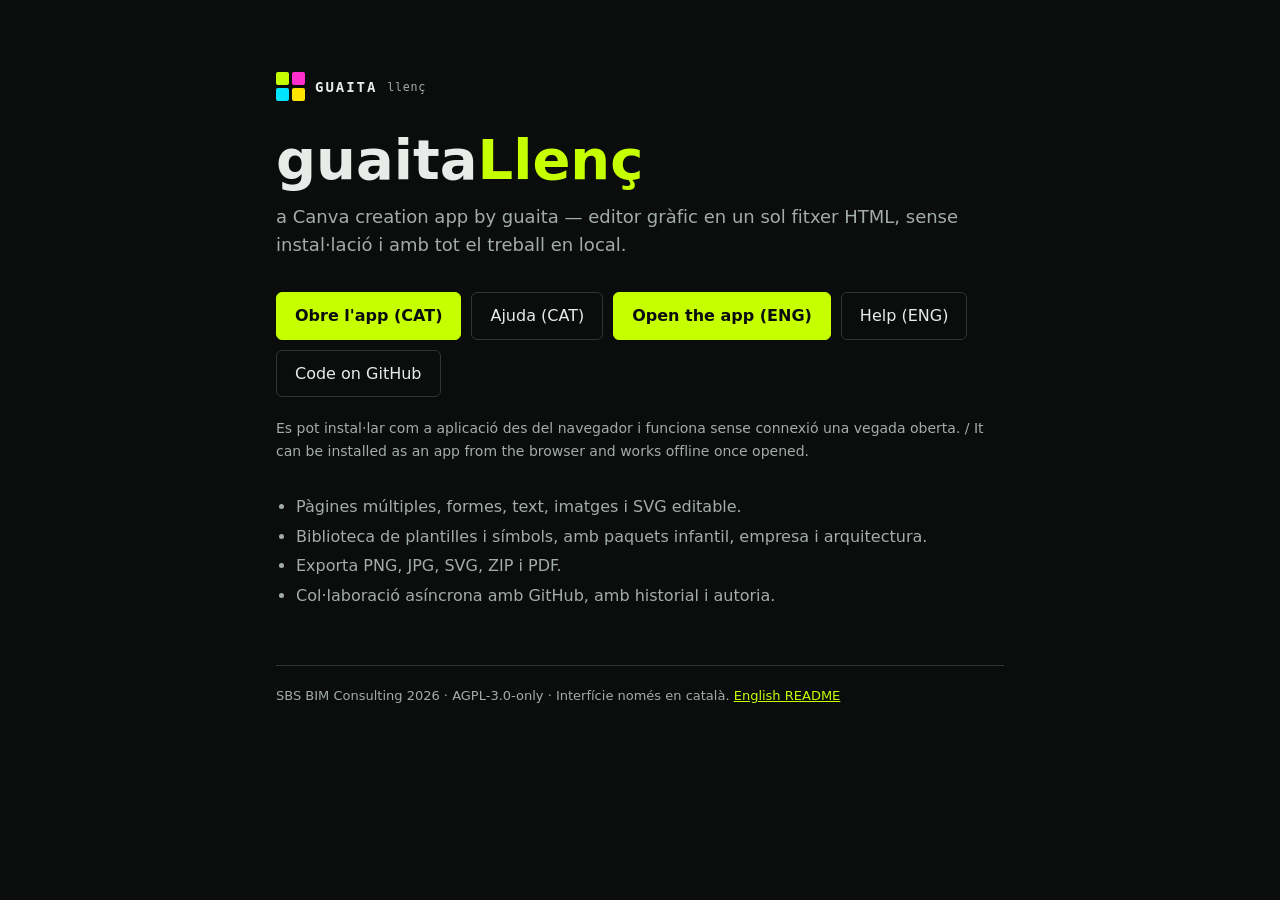
<file: index.html>
<!--
  Guaita Apps - Suite d'eines autònomes per a arquitectura, BIM i documentació.
  Copyright (c) 2026 Jordi Subirós
  GNU Affero General Public License v3.0
  See LICENSE file for details
-->
<!DOCTYPE html>
<html lang="ca"><head><meta charset="utf-8"><meta name="viewport" content="width=device-width,initial-scale=1">
<title>guaitaLlenç</title><link rel="icon" href="icons/icon.svg" type="image/svg+xml">
<style>
:root{--bg:#0b0d0c;--bg2:#171b19;--line:#2f3633;--tx:#e7ece9;--tx2:#a3ada8;--a:#C6FF00;--a2:#FF2ECC;--a3:#00E5FF;--a4:#FFE500}
@media (prefers-color-scheme:light){:root{--bg:#0b0d0c}}
*{box-sizing:border-box}body{margin:0;background:var(--bg);color:var(--tx);font:16px/1.6 'IBM Plex Sans',system-ui,sans-serif}
main{max-width:760px;margin:0 auto;padding:72px 16px}
.brand{display:flex;align-items:center;gap:10px;font:600 14px 'IBM Plex Mono',ui-monospace,monospace;letter-spacing:.14em}
.cells{display:grid;grid-template-columns:repeat(2,13px);gap:3px}.cells span{width:13px;height:13px;border-radius:2px}
.cells span:nth-child(1){background:var(--a)}.cells span:nth-child(2){background:var(--a2)}.cells span:nth-child(3){background:var(--a3)}.cells span:nth-child(4){background:var(--a4)}
small{color:var(--tx2);font-weight:400;letter-spacing:.06em;text-transform:lowercase}
h1{font-size:clamp(34px,7vw,56px);line-height:1.1;margin:28px 0 12px}h1 b{color:var(--a)}
p.lead{color:var(--tx2);font-size:18px;margin:0 0 32px}
.btns{display:flex;flex-wrap:wrap;gap:10px;margin-bottom:40px}
a.btn{padding:10px 18px;border:1px solid var(--line);border-radius:6px;color:var(--tx);text-decoration:none}
a.btn.p{background:var(--a);color:#0b0d0c;border-color:var(--a);font-weight:600}a.btn:hover{border-color:var(--a)}
ul{padding-left:20px;color:var(--tx2)}li{margin:4px 0}
footer{margin-top:56px;padding-top:20px;border-top:1px solid var(--line);color:var(--tx2);font-size:13px}
</style></head><body><main>
<div class="brand"><span class="cells"><span></span><span></span><span></span><span></span></span>GUAITA <small>llenç</small></div>
<h1>guaita<b>Llenç</b></h1>
<p class="lead">a Canva creation app by guaita — editor gràfic en un sol fitxer HTML, sense instal·lació i amb tot el treball en local.</p>
<div class="btns">
<a class="btn p" href="pagesCAT/guaitaLlenc.html">Obre l'app (CAT)</a>
<a class="btn" href="pagesCAT/HLP%20guaitaLlenc-ajuda.html">Ajuda (CAT)</a>
<a class="btn p" href="pagesENG/guaitaLlenc.html">Open the app (ENG)</a>
<a class="btn" href="pagesENG/HLP%20guaitaLlenc-ajuda.html">Help (ENG)</a>
<a class="btn" href="https://github.com/subi2/guaitaLlenc">Code on GitHub</a>
</div>
<p class="lead" style="font-size:14px;margin-top:-20px">Es pot instal·lar com a aplicació des del navegador i funciona sense connexió una vegada oberta. / It can be installed as an app from the browser and works offline once opened.</p>
<ul><li>Pàgines múltiples, formes, text, imatges i SVG editable.</li><li>Biblioteca de plantilles i símbols, amb paquets infantil, empresa i arquitectura.</li><li>Exporta PNG, JPG, SVG, ZIP i PDF.</li><li>Col·laboració asíncrona amb GitHub, amb historial i autoria.</li></ul>
<footer>SBS BIM Consulting 2026 · AGPL-3.0-only · Interfície només en català. <a style="color:var(--a)" href="https://github.com/subi2/guaitaLlenc#english">English README</a></footer>
</main></body></html>
</file>
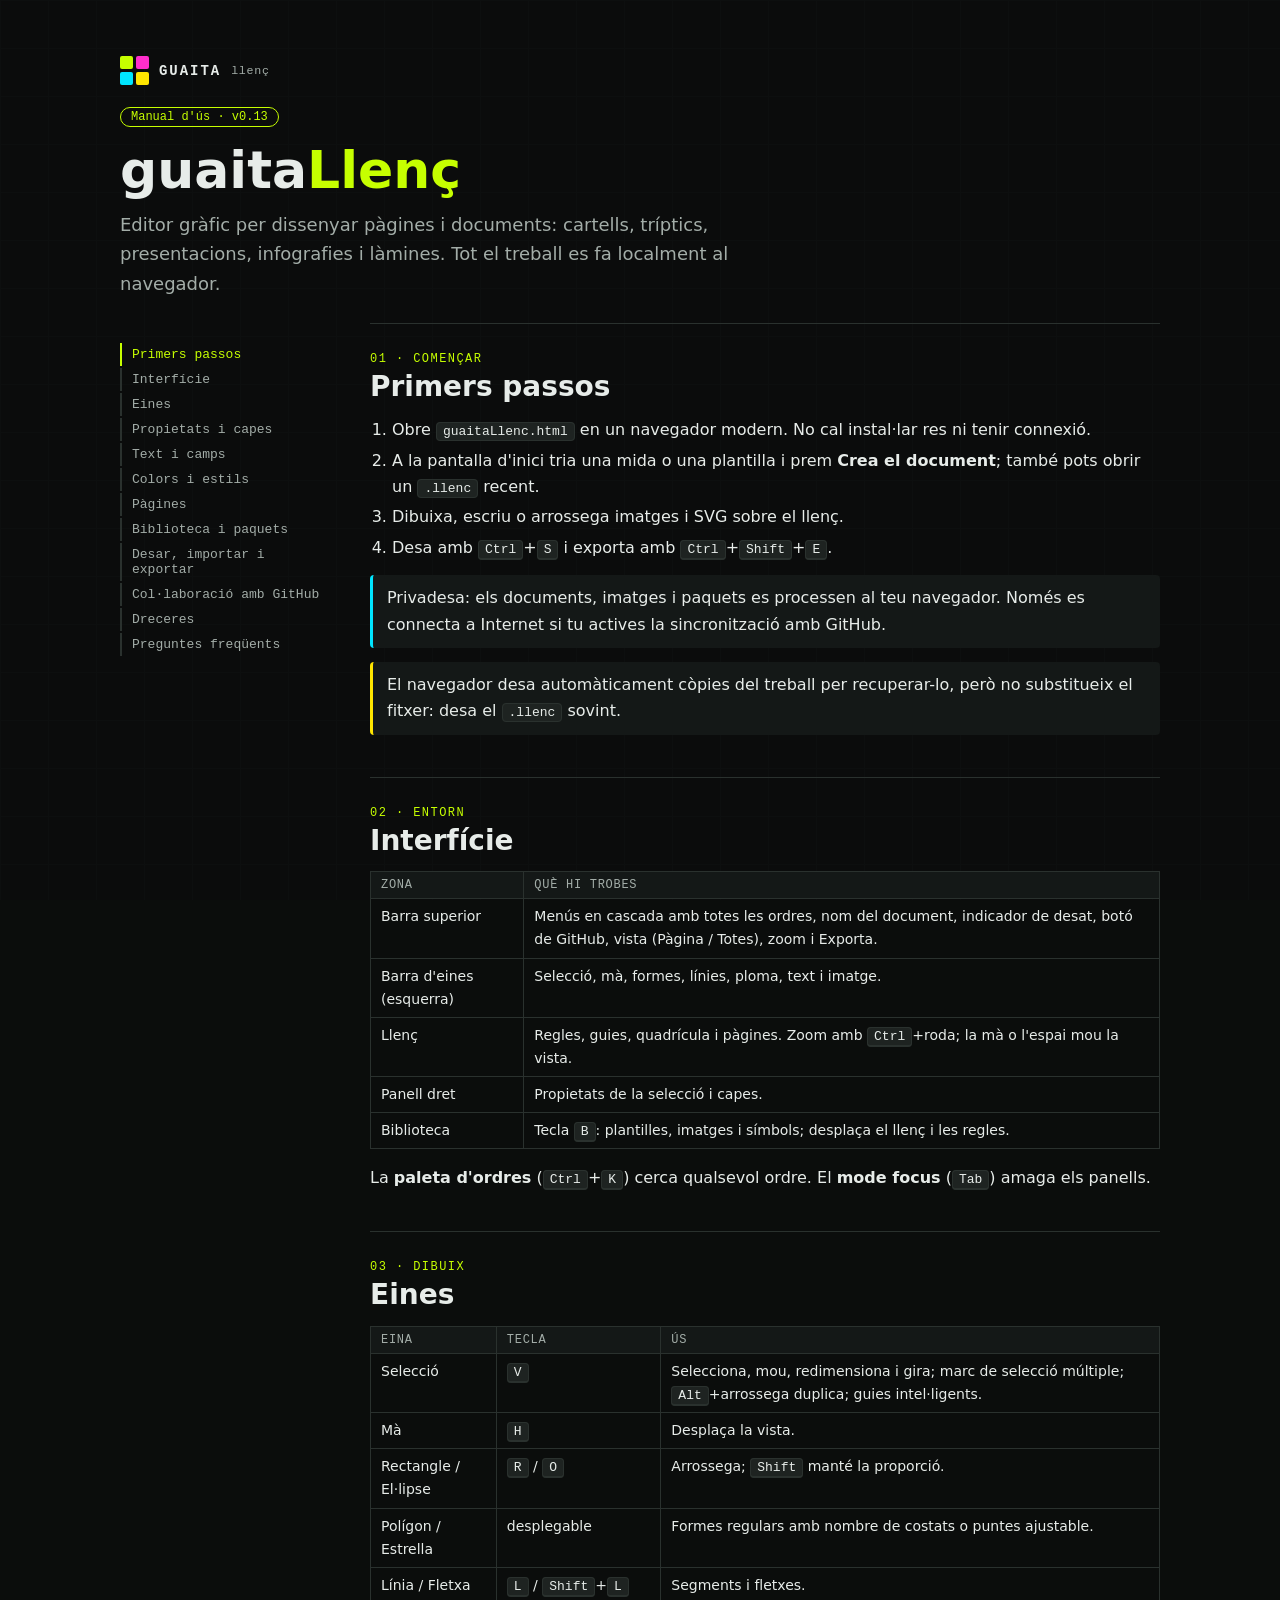
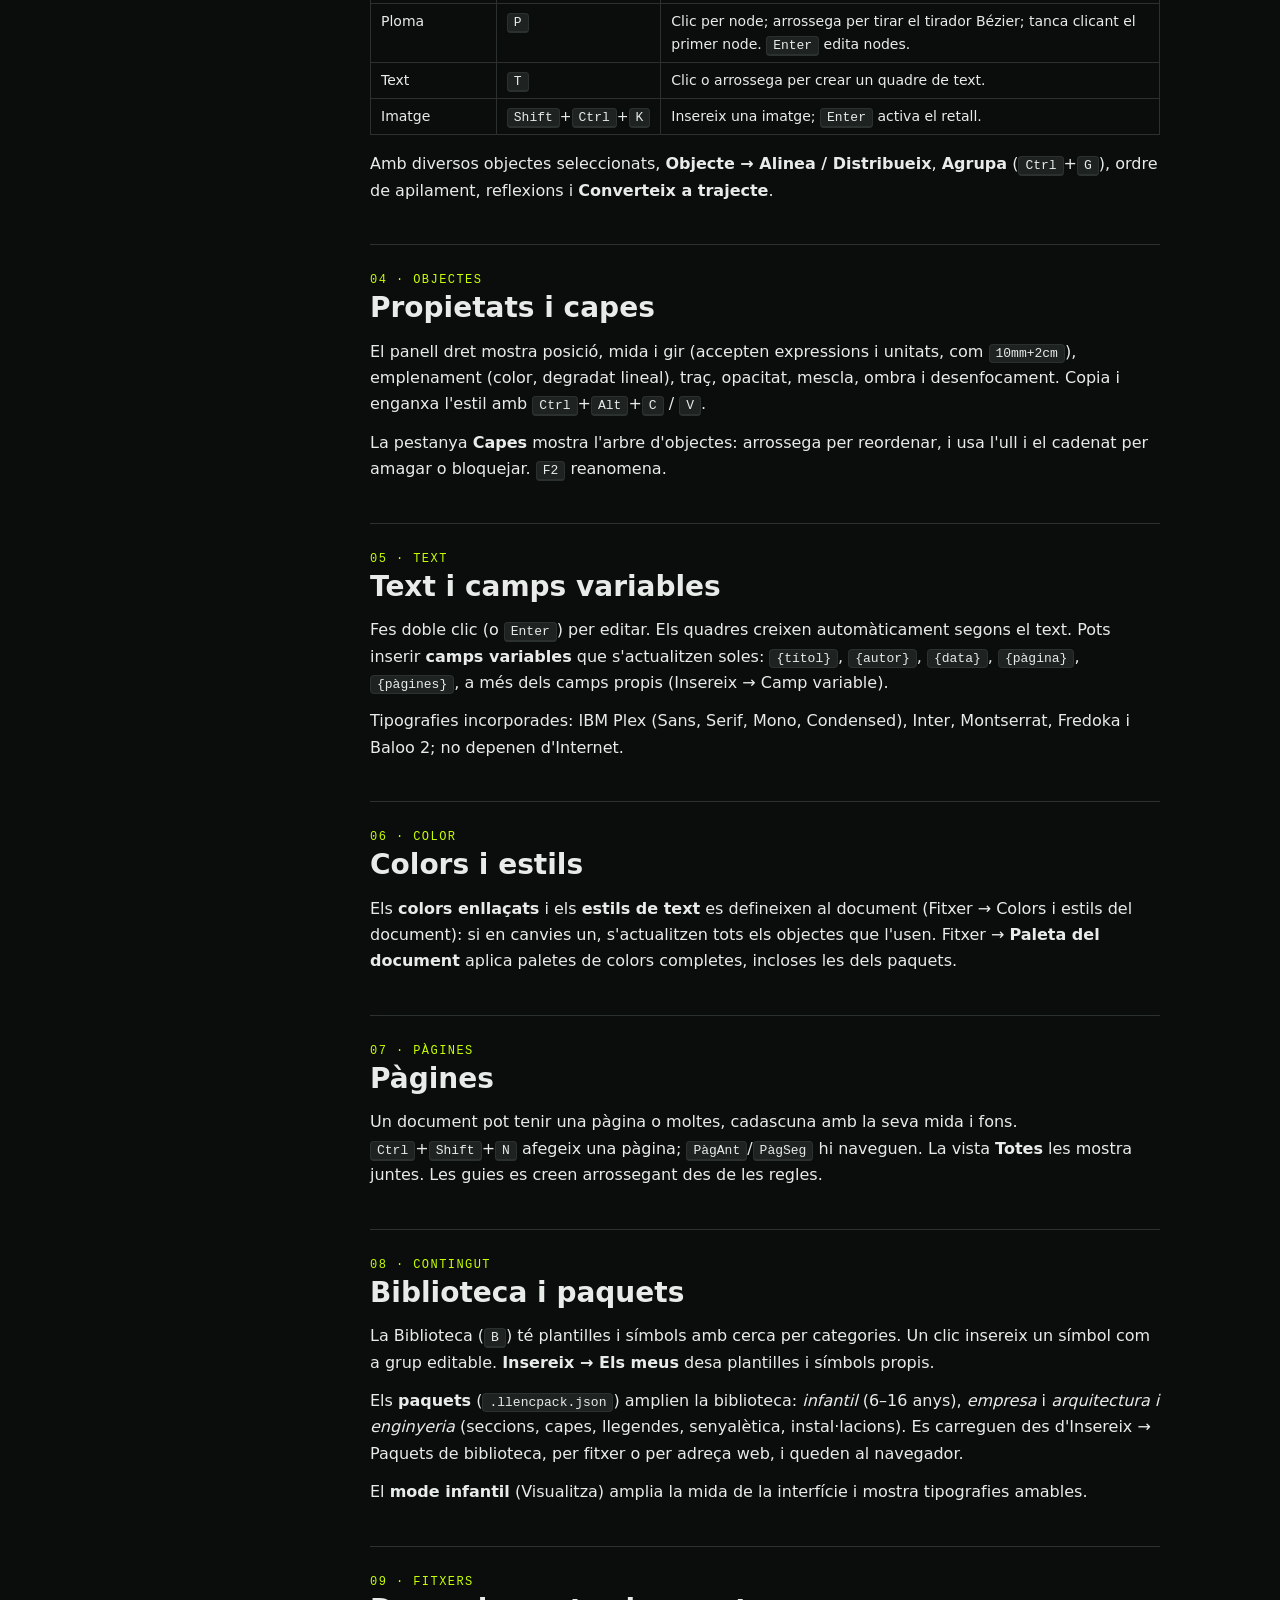
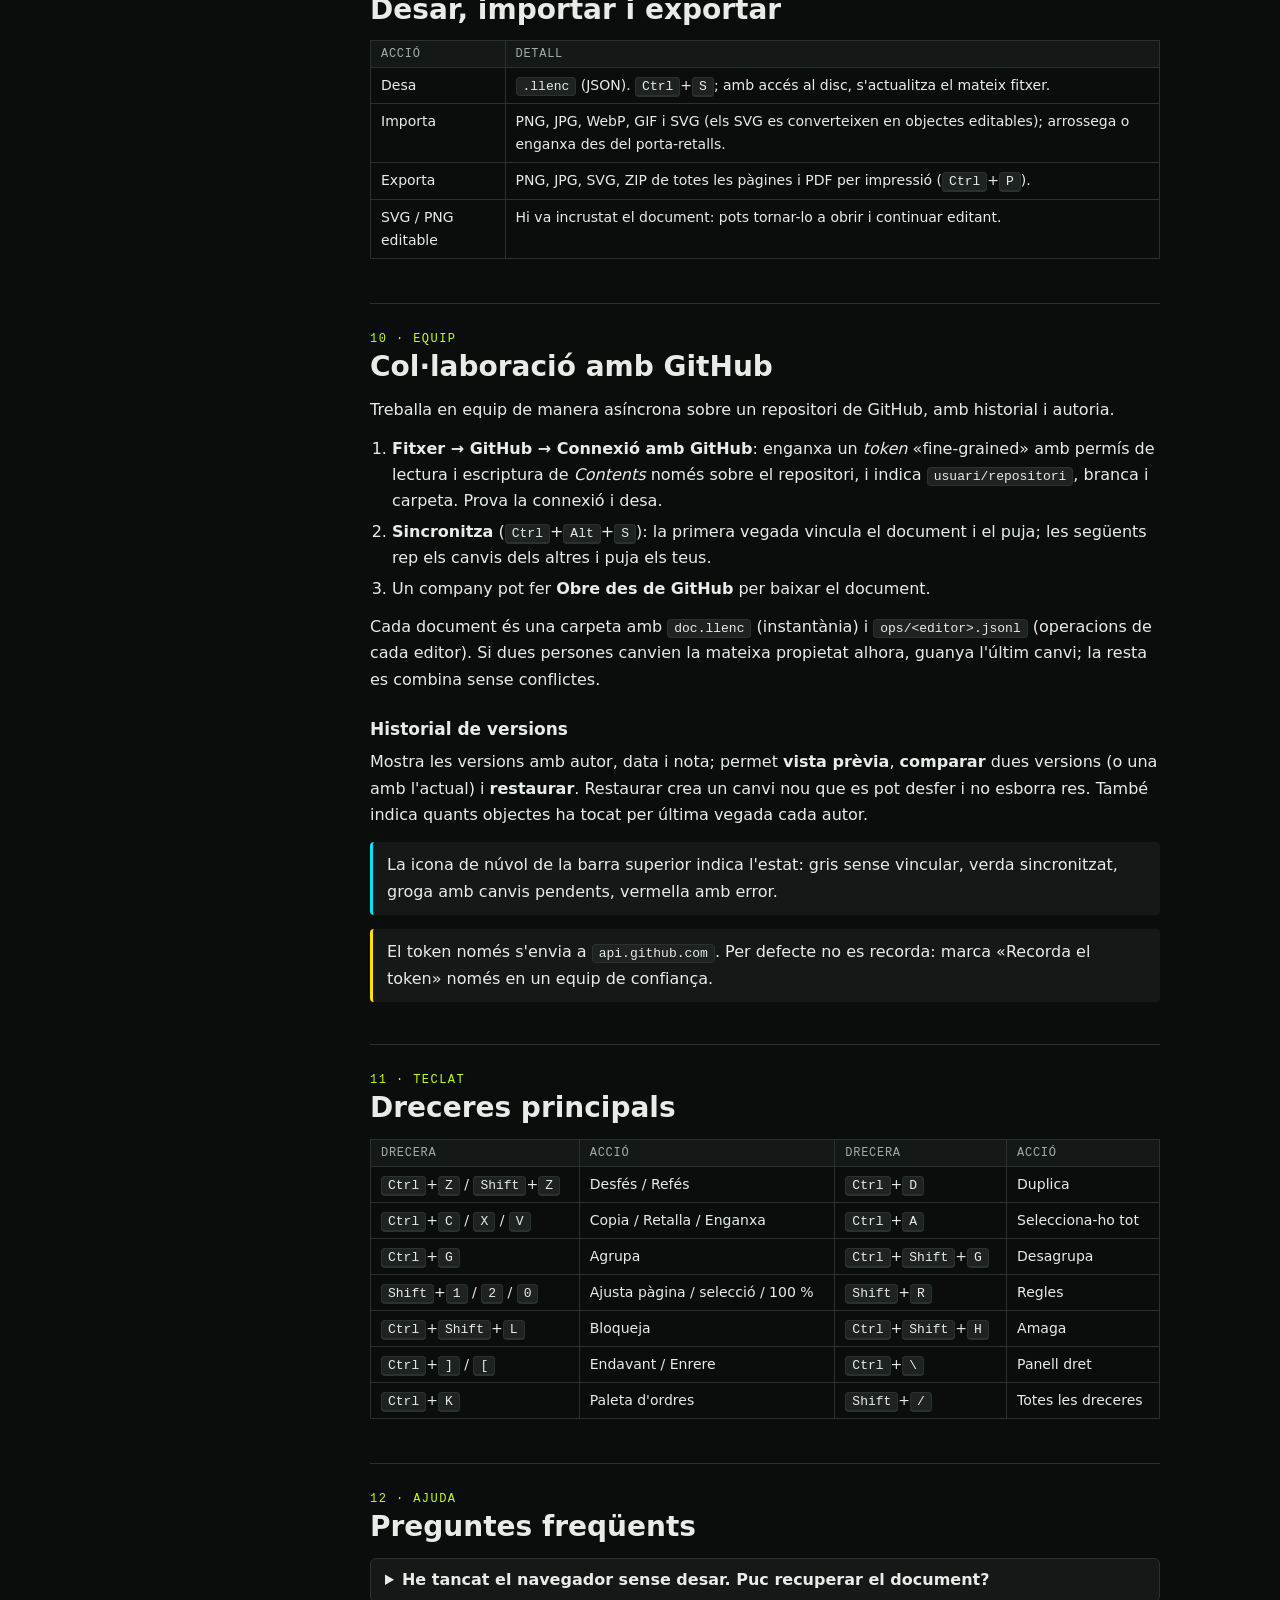
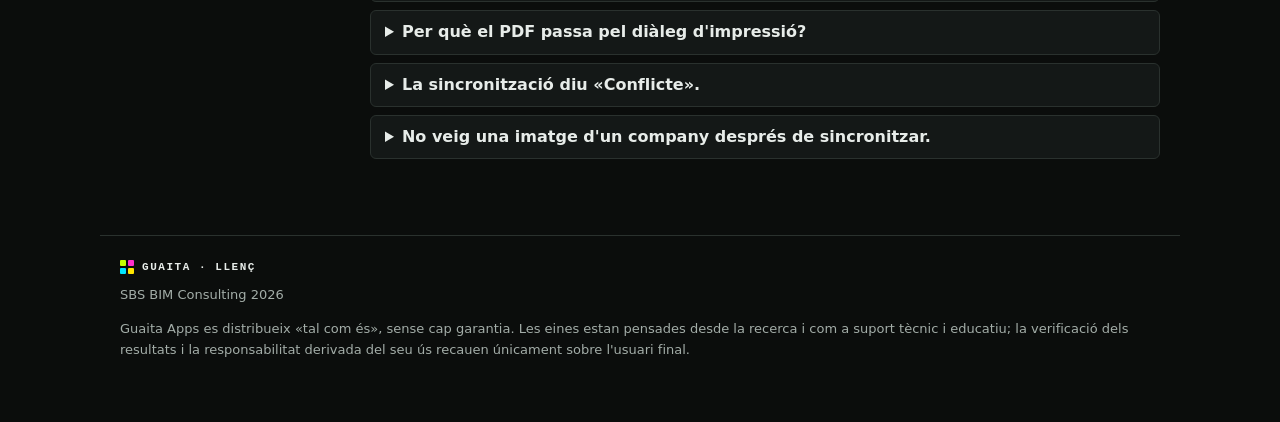
<file: pagesCAT/HLP guaitaLlenc-ajuda.html>
<!--
  Guaita Apps - Suite d'eines autònomes per a arquitectura, BIM i documentació.
  Copyright (c) 2026 Jordi Subirós
  GNU Affero General Public License v3.0
  See LICENSE file for details
-->
<!DOCTYPE html>
<html lang="ca"><head><meta charset="utf-8"><meta name="viewport" content="width=device-width,initial-scale=1">
<title>guaitaLlenç — Manual d'ús</title><link rel="icon" href="../icons/icon.svg" type="image/svg+xml">
<style>
:root{--bg:#0b0d0c;--bg2:#141817;--bg3:#1e2321;--line:#2a312e;--tx:#e7ece9;--tx2:#a3ada8;--accent:#C6FF00;--accent-2:#FF2ECC;--accent-3:#00E5FF;--accent-4:#FFE500;--sans:'Space Grotesk','IBM Plex Sans',system-ui,sans-serif;--mono:'IBM Plex Mono',ui-monospace,Menlo,monospace}
*{box-sizing:border-box}html{scroll-behavior:smooth}
body{margin:0;background:var(--bg);color:var(--tx);font:16px/1.65 var(--sans);background-image:linear-gradient(var(--line) 1px,transparent 1px),linear-gradient(90deg,var(--line) 1px,transparent 1px);background-size:48px 48px;background-attachment:fixed}
body:before{content:"";position:fixed;inset:0;background:rgba(11,13,12,.92);z-index:-1}
.brand{display:flex;align-items:center;gap:10px;font:600 14px var(--mono);letter-spacing:.14em}.brand small{color:var(--tx2);font-weight:400;text-transform:lowercase;letter-spacing:.06em}
.brand .cells,.fb .cells{display:grid;gap:3px}.brand .cells{grid-template-columns:repeat(2,13px)}.fb .cells{grid-template-columns:repeat(2,6px);gap:2px}
.cells span{border-radius:2px;display:block}.brand .cells span{width:13px;height:13px}.fb .cells span{width:6px;height:6px;border-radius:1px}
.cells span:nth-child(1){background:var(--accent)}.cells span:nth-child(2){background:var(--accent-2)}.cells span:nth-child(3){background:var(--accent-3)}.cells span:nth-child(4){background:var(--accent-4)}
header.hero{max-width:1080px;margin:0 auto;padding:56px 20px 24px}
.tag{display:inline-block;margin-top:22px;font:12px var(--mono);color:var(--accent);border:1px solid var(--accent);padding:2px 10px;border-radius:99px}
h1{font-size:clamp(32px,6vw,52px);line-height:1.1;margin:14px 0 10px}h1 b{color:var(--accent)}.lead{color:var(--tx2);font-size:18px;max-width:680px;margin:0}
.wrap{max-width:1080px;margin:0 auto;padding:0 20px;display:grid;grid-template-columns:210px 1fr;gap:40px}
nav.toc{position:sticky;top:20px;align-self:start;display:flex;flex-direction:column;gap:2px;font:13px var(--mono);padding-top:20px}
nav.toc a{color:var(--tx2);text-decoration:none;padding:4px 10px;border-left:2px solid var(--line)}nav.toc a:hover{color:var(--tx)}nav.toc a.on{color:var(--accent);border-color:var(--accent)}
section{padding:28px 0;border-top:1px solid var(--line)}
h2{font:500 12px var(--mono);color:var(--accent);text-transform:uppercase;letter-spacing:.12em;margin:0 0 4px}
.st{font-size:28px;font-weight:600;margin:0 0 14px;line-height:1.2}h3{font-size:17px;margin:22px 0 6px}
p{margin:0 0 12px}ul,ol{padding-left:22px;margin:0 0 12px}li{margin:4px 0}
code,kbd{font:13px var(--mono);background:var(--bg3);border:1px solid var(--line);padding:1px 6px;border-radius:4px}kbd{border-bottom-width:2px}
.note{border-left:3px solid var(--accent-3);background:var(--bg2);padding:10px 14px;border-radius:4px;margin:14px 0}.note.warn{border-color:var(--accent-4)}.note.stop{border-color:var(--accent-2)}
table.tbl{border-collapse:collapse;width:100%;margin:10px 0 16px;font-size:14px}.tbl th,.tbl td{border:1px solid var(--line);padding:6px 10px;text-align:left;vertical-align:top}.tbl th{background:var(--bg2);font:500 12px var(--mono);text-transform:uppercase;letter-spacing:.06em;color:var(--tx2)}
details{border:1px solid var(--line);border-radius:6px;padding:8px 14px;margin:8px 0;background:var(--bg2)}summary{cursor:pointer;font-weight:600}
footer{max-width:1080px;margin:40px auto 0;padding:24px 20px 48px;border-top:1px solid var(--line);color:var(--tx2);font-size:13px}.fb{display:flex;align-items:center;gap:8px;font:600 11px var(--mono);letter-spacing:.14em;margin-bottom:10px;color:var(--tx)}
@media(max-width:820px){.wrap{grid-template-columns:1fr}nav.toc{display:none}}
</style></head><body>
<header class="hero">
<div class="brand"><span class="cells"><span></span><span></span><span></span><span></span></span>GUAITA <small>llenç</small></div>
<span class="tag">Manual d'ús · v0.13</span>
<h1>guaita<b>Llenç</b></h1>
<p class="lead">Editor gràfic per dissenyar pàgines i documents: cartells, tríptics, presentacions, infografies i làmines. Tot el treball es fa localment al navegador.</p>
</header>
<div class="wrap">
<nav class="toc"><a href="#inici">Primers passos</a><a href="#interficie">Interfície</a><a href="#eines">Eines</a><a href="#propietats">Propietats i capes</a><a href="#text">Text i camps</a><a href="#colors">Colors i estils</a><a href="#pagines">Pàgines</a><a href="#biblioteca">Biblioteca i paquets</a><a href="#fitxers">Desar, importar i exportar</a><a href="#github">Col·laboració amb GitHub</a><a href="#dreceres">Dreceres</a><a href="#faq">Preguntes freqüents</a></nav>
<main>
<section id="inici"><h2>01 · Començar</h2><div class="st">Primers passos</div>
<ol class="steps"><li>Obre <code>guaitaLlenc.html</code> en un navegador modern. No cal instal·lar res ni tenir connexió.</li><li>A la pantalla d'inici tria una mida o una plantilla i prem <b>Crea el document</b>; també pots obrir un <code>.llenc</code> recent.</li><li>Dibuixa, escriu o arrossega imatges i SVG sobre el llenç.</li><li>Desa amb <kbd>Ctrl</kbd>+<kbd>S</kbd> i exporta amb <kbd>Ctrl</kbd>+<kbd>Shift</kbd>+<kbd>E</kbd>.</li></ol>
<div class="note">Privadesa: els documents, imatges i paquets es processen al teu navegador. Només es connecta a Internet si tu actives la sincronització amb GitHub.</div>
<div class="note warn">El navegador desa automàticament còpies del treball per recuperar-lo, però no substitueix el fitxer: desa el <code>.llenc</code> sovint.</div></section>

<section id="interficie"><h2>02 · Entorn</h2><div class="st">Interfície</div>
<table class="tbl"><tr><th>Zona</th><th>Què hi trobes</th></tr>
<tr><td>Barra superior</td><td>Menús en cascada amb totes les ordres, nom del document, indicador de desat, botó de GitHub, vista (Pàgina / Totes), zoom i Exporta.</td></tr>
<tr><td>Barra d'eines (esquerra)</td><td>Selecció, mà, formes, línies, ploma, text i imatge.</td></tr>
<tr><td>Llenç</td><td>Regles, guies, quadrícula i pàgines. Zoom amb <kbd>Ctrl</kbd>+roda; la mà o l'espai mou la vista.</td></tr>
<tr><td>Panell dret</td><td>Propietats de la selecció i capes.</td></tr>
<tr><td>Biblioteca</td><td>Tecla <kbd>B</kbd>: plantilles, imatges i símbols; desplaça el llenç i les regles.</td></tr></table>
<p>La <b>paleta d'ordres</b> (<kbd>Ctrl</kbd>+<kbd>K</kbd>) cerca qualsevol ordre. El <b>mode focus</b> (<kbd>Tab</kbd>) amaga els panells.</p></section>

<section id="eines"><h2>03 · Dibuix</h2><div class="st">Eines</div>
<table class="tbl"><tr><th>Eina</th><th>Tecla</th><th>Ús</th></tr>
<tr><td>Selecció</td><td><kbd>V</kbd></td><td>Selecciona, mou, redimensiona i gira; marc de selecció múltiple; <kbd>Alt</kbd>+arrossega duplica; guies intel·ligents.</td></tr>
<tr><td>Mà</td><td><kbd>H</kbd></td><td>Desplaça la vista.</td></tr>
<tr><td>Rectangle / El·lipse</td><td><kbd>R</kbd> / <kbd>O</kbd></td><td>Arrossega; <kbd>Shift</kbd> manté la proporció.</td></tr>
<tr><td>Polígon / Estrella</td><td>desplegable</td><td>Formes regulars amb nombre de costats o puntes ajustable.</td></tr>
<tr><td>Línia / Fletxa</td><td><kbd>L</kbd> / <kbd>Shift</kbd>+<kbd>L</kbd></td><td>Segments i fletxes.</td></tr>
<tr><td>Ploma</td><td><kbd>P</kbd></td><td>Clic per node; arrossega per tirar el tirador Bézier; tanca clicant el primer node. <kbd>Enter</kbd> edita nodes.</td></tr>
<tr><td>Text</td><td><kbd>T</kbd></td><td>Clic o arrossega per crear un quadre de text.</td></tr>
<tr><td>Imatge</td><td><kbd>Shift</kbd>+<kbd>Ctrl</kbd>+<kbd>K</kbd></td><td>Insereix una imatge; <kbd>Enter</kbd> activa el retall.</td></tr></table>
<p>Amb diversos objectes seleccionats, <b>Objecte → Alinea / Distribueix</b>, <b>Agrupa</b> (<kbd>Ctrl</kbd>+<kbd>G</kbd>), ordre de apilament, reflexions i <b>Converteix a trajecte</b>.</p></section>

<section id="propietats"><h2>04 · Objectes</h2><div class="st">Propietats i capes</div>
<p>El panell dret mostra posició, mida i gir (accepten expressions i unitats, com <code>10mm+2cm</code>), emplenament (color, degradat lineal), traç, opacitat, mescla, ombra i desenfocament. Copia i enganxa l'estil amb <kbd>Ctrl</kbd>+<kbd>Alt</kbd>+<kbd>C</kbd> / <kbd>V</kbd>.</p>
<p>La pestanya <b>Capes</b> mostra l'arbre d'objectes: arrossega per reordenar, i usa l'ull i el cadenat per amagar o bloquejar. <kbd>F2</kbd> reanomena.</p></section>

<section id="text"><h2>05 · Text</h2><div class="st">Text i camps variables</div>
<p>Fes doble clic (o <kbd>Enter</kbd>) per editar. Els quadres creixen automàticament segons el text. Pots inserir <b>camps variables</b> que s'actualitzen soles: <code>{títol}</code>, <code>{autor}</code>, <code>{data}</code>, <code>{pàgina}</code>, <code>{pàgines}</code>, a més dels camps propis (Insereix → Camp variable).</p>
<p>Tipografies incorporades: IBM Plex (Sans, Serif, Mono, Condensed), Inter, Montserrat, Fredoka i Baloo 2; no depenen d'Internet.</p></section>

<section id="colors"><h2>06 · Color</h2><div class="st">Colors i estils</div>
<p>Els <b>colors enllaçats</b> i els <b>estils de text</b> es defineixen al document (Fitxer → Colors i estils del document): si en canvies un, s'actualitzen tots els objectes que l'usen. Fitxer → <b>Paleta del document</b> aplica paletes de colors completes, incloses les dels paquets.</p></section>

<section id="pagines"><h2>07 · Pàgines</h2><div class="st">Pàgines</div>
<p>Un document pot tenir una pàgina o moltes, cadascuna amb la seva mida i fons. <kbd>Ctrl</kbd>+<kbd>Shift</kbd>+<kbd>N</kbd> afegeix una pàgina; <kbd>PàgAnt</kbd>/<kbd>PàgSeg</kbd> hi naveguen. La vista <b>Totes</b> les mostra juntes. Les guies es creen arrossegant des de les regles.</p></section>

<section id="biblioteca"><h2>08 · Contingut</h2><div class="st">Biblioteca i paquets</div>
<p>La Biblioteca (<kbd>B</kbd>) té plantilles i símbols amb cerca per categories. Un clic insereix un símbol com a grup editable. <b>Insereix → Els meus</b> desa plantilles i símbols propis.</p>
<p>Els <b>paquets</b> (<code>.llencpack.json</code>) amplien la biblioteca: <i>infantil</i> (6–16 anys), <i>empresa</i> i <i>arquitectura i enginyeria</i> (seccions, capes, llegendes, senyalètica, instal·lacions). Es carreguen des d'Insereix → Paquets de biblioteca, per fitxer o per adreça web, i queden al navegador.</p>
<p>El <b>mode infantil</b> (Visualitza) amplia la mida de la interfície i mostra tipografies amables.</p></section>

<section id="fitxers"><h2>09 · Fitxers</h2><div class="st">Desar, importar i exportar</div>
<table class="tbl"><tr><th>Acció</th><th>Detall</th></tr>
<tr><td>Desa</td><td><code>.llenc</code> (JSON). <kbd>Ctrl</kbd>+<kbd>S</kbd>; amb accés al disc, s'actualitza el mateix fitxer.</td></tr>
<tr><td>Importa</td><td>PNG, JPG, WebP, GIF i SVG (els SVG es converteixen en objectes editables); arrossega o enganxa des del porta-retalls.</td></tr>
<tr><td>Exporta</td><td>PNG, JPG, SVG, ZIP de totes les pàgines i PDF per impressió (<kbd>Ctrl</kbd>+<kbd>P</kbd>).</td></tr>
<tr><td>SVG / PNG editable</td><td>Hi va incrustat el document: pots tornar-lo a obrir i continuar editant.</td></tr></table></section>

<section id="github"><h2>10 · Equip</h2><div class="st">Col·laboració amb GitHub</div>
<p>Treballa en equip de manera asíncrona sobre un repositori de GitHub, amb historial i autoria.</p>
<ol class="steps"><li><b>Fitxer → GitHub → Connexió amb GitHub</b>: enganxa un <i>token</i> «fine-grained» amb permís de lectura i escriptura de <i>Contents</i> només sobre el repositori, i indica <code>usuari/repositori</code>, branca i carpeta. Prova la connexió i desa.</li><li><b>Sincronitza</b> (<kbd>Ctrl</kbd>+<kbd>Alt</kbd>+<kbd>S</kbd>): la primera vegada vincula el document i el puja; les següents rep els canvis dels altres i puja els teus.</li><li>Un company pot fer <b>Obre des de GitHub</b> per baixar el document.</li></ol>
<p>Cada document és una carpeta amb <code>doc.llenc</code> (instantània) i <code>ops/&lt;editor&gt;.jsonl</code> (operacions de cada editor). Si dues persones canvien la mateixa propietat alhora, guanya l'últim canvi; la resta es combina sense conflictes.</p>
<h3>Historial de versions</h3>
<p>Mostra les versions amb autor, data i nota; permet <b>vista prèvia</b>, <b>comparar</b> dues versions (o una amb l'actual) i <b>restaurar</b>. Restaurar crea un canvi nou que es pot desfer i no esborra res. També indica quants objectes ha tocat per última vegada cada autor.</p>
<div class="note">La icona de núvol de la barra superior indica l'estat: gris sense vincular, verda sincronitzat, groga amb canvis pendents, vermella amb error.</div>
<div class="note warn">El token només s'envia a <code>api.github.com</code>. Per defecte no es recorda: marca «Recorda el token» només en un equip de confiança.</div></section>

<section id="dreceres"><h2>11 · Teclat</h2><div class="st">Dreceres principals</div>
<table class="tbl"><tr><th>Drecera</th><th>Acció</th><th>Drecera</th><th>Acció</th></tr>
<tr><td><kbd>Ctrl</kbd>+<kbd>Z</kbd> / <kbd>Shift</kbd>+<kbd>Z</kbd></td><td>Desfés / Refés</td><td><kbd>Ctrl</kbd>+<kbd>D</kbd></td><td>Duplica</td></tr>
<tr><td><kbd>Ctrl</kbd>+<kbd>C</kbd> / <kbd>X</kbd> / <kbd>V</kbd></td><td>Copia / Retalla / Enganxa</td><td><kbd>Ctrl</kbd>+<kbd>A</kbd></td><td>Selecciona-ho tot</td></tr>
<tr><td><kbd>Ctrl</kbd>+<kbd>G</kbd></td><td>Agrupa</td><td><kbd>Ctrl</kbd>+<kbd>Shift</kbd>+<kbd>G</kbd></td><td>Desagrupa</td></tr>
<tr><td><kbd>Shift</kbd>+<kbd>1</kbd> / <kbd>2</kbd> / <kbd>0</kbd></td><td>Ajusta pàgina / selecció / 100 %</td><td><kbd>Shift</kbd>+<kbd>R</kbd></td><td>Regles</td></tr>
<tr><td><kbd>Ctrl</kbd>+<kbd>Shift</kbd>+<kbd>L</kbd></td><td>Bloqueja</td><td><kbd>Ctrl</kbd>+<kbd>Shift</kbd>+<kbd>H</kbd></td><td>Amaga</td></tr>
<tr><td><kbd>Ctrl</kbd>+<kbd>]</kbd> / <kbd>[</kbd></td><td>Endavant / Enrere</td><td><kbd>Ctrl</kbd>+<kbd>\</kbd></td><td>Panell dret</td></tr>
<tr><td><kbd>Ctrl</kbd>+<kbd>K</kbd></td><td>Paleta d'ordres</td><td><kbd>Shift</kbd>+<kbd>/</kbd></td><td>Totes les dreceres</td></tr></table></section>

<section id="faq"><h2>12 · Ajuda</h2><div class="st">Preguntes freqüents</div>
<details><summary>He tancat el navegador sense desar. Puc recuperar el document?</summary><p>Sí, a la pantalla d'inici surten els documents desats automàticament en aquest navegador. Si has netejat les dades del navegador, no.</p></details>
<details><summary>Per què el PDF passa pel diàleg d'impressió?</summary><p>El PDF es genera amb la impressió del navegador («Desa com a PDF»), que manté el text i el vectorial. Un generador propi està previst per a una versió posterior.</p></details>
<details><summary>La sincronització diu «Conflicte».</summary><p>Algú ha pujat canvis mentre sincronitzaves. L'app torna a fusionar i reintenta automàticament; si persisteix, torna a sincronitzar.</p></details>
<details><summary>No veig una imatge d'un company després de sincronitzar.</summary><p>Les dades de les imatges viajen a la instantània: espera que el company hagi acabat de sincronitzar i torna a prémer Sincronitza.</p></details></section>
</main></div>
<footer><div class="fb"><span class="cells"><span></span><span></span><span></span><span></span></span>GUAITA · LLENÇ</div>
<p>SBS BIM Consulting 2026</p>
<p>Guaita Apps es distribueix «tal com és», sense cap garantia. Les eines estan pensades desde la recerca i com a suport tècnic i educatiu; la verificació dels resultats i la responsabilitat derivada del seu ús recauen únicament sobre l'usuari final.</p></footer>
<script>
const links=[...document.querySelectorAll('nav.toc a')],secs=links.map(a=>document.querySelector(a.getAttribute('href')));
addEventListener('scroll',()=>{let i=0;secs.forEach((s,k)=>{if(s.getBoundingClientRect().top<140)i=k});links.forEach((a,k)=>a.classList.toggle('on',k===i))},{passive:true});
</script></body></html>
</file>
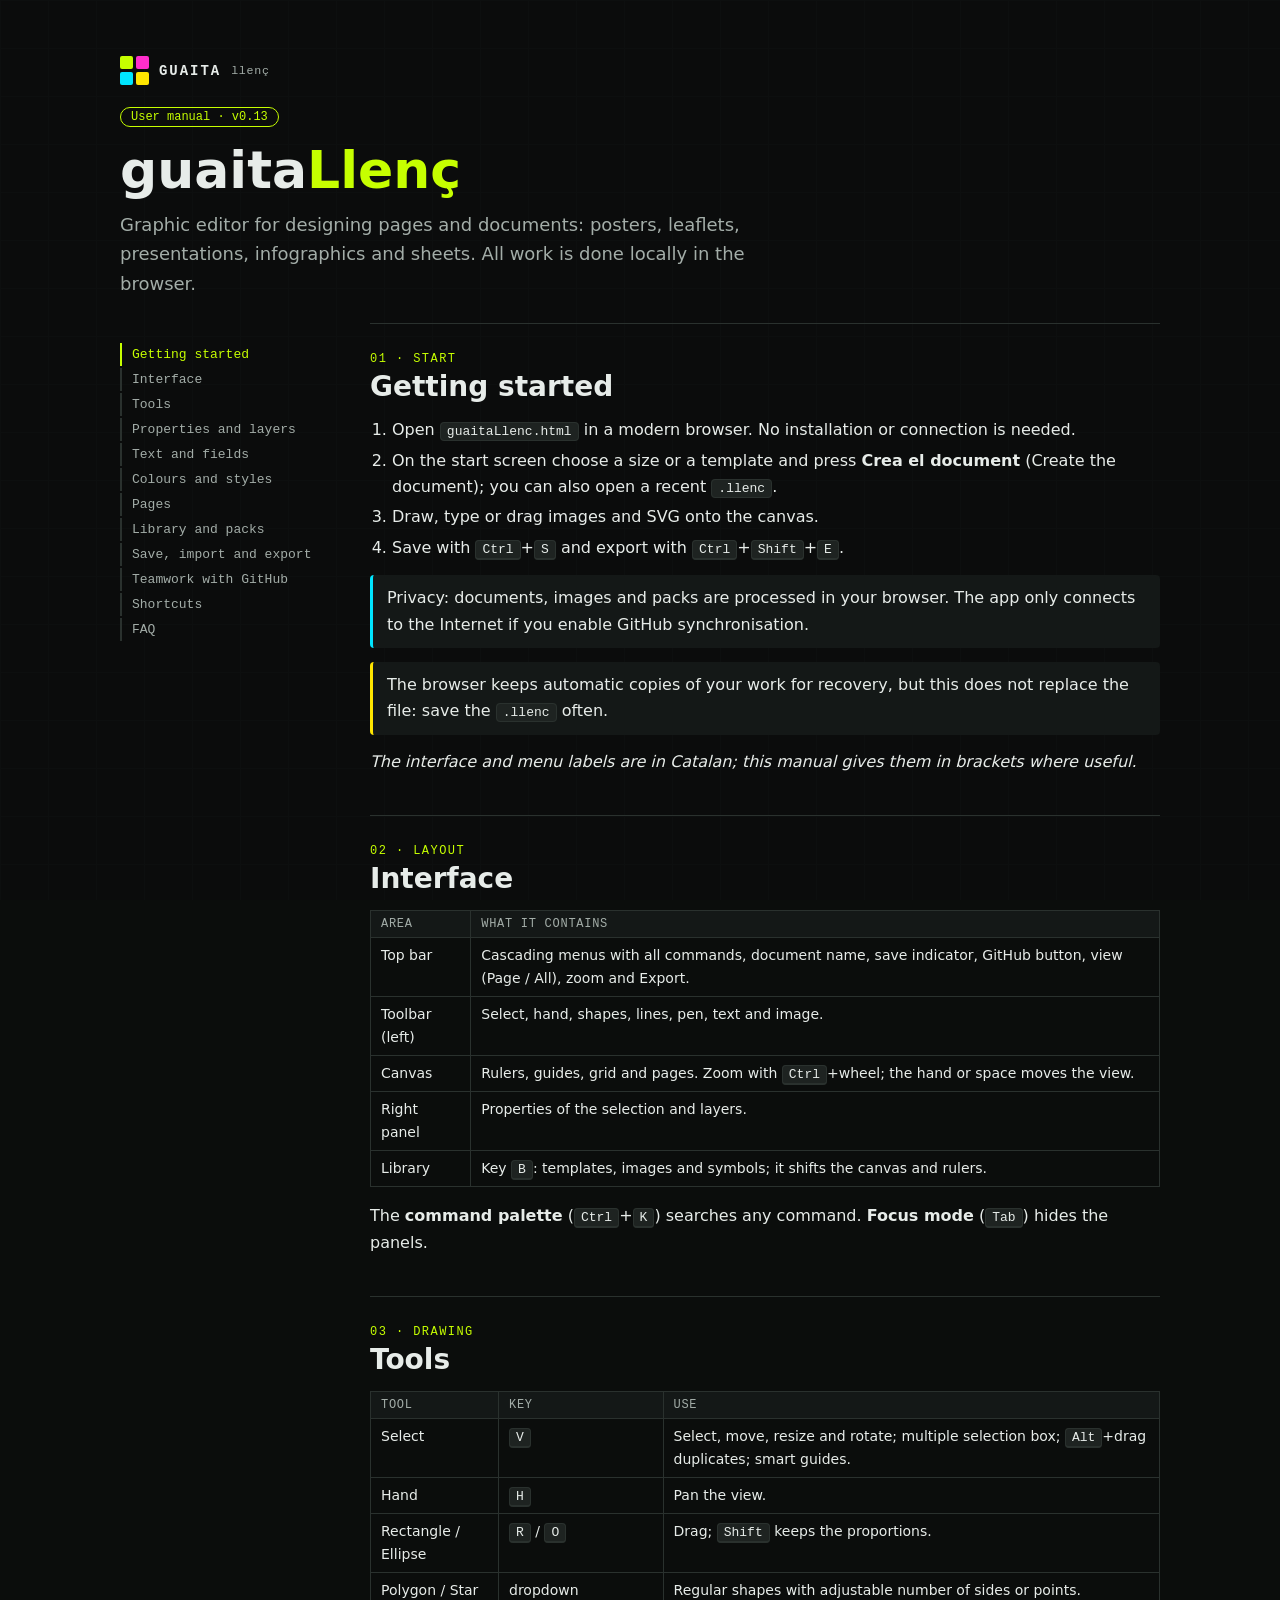
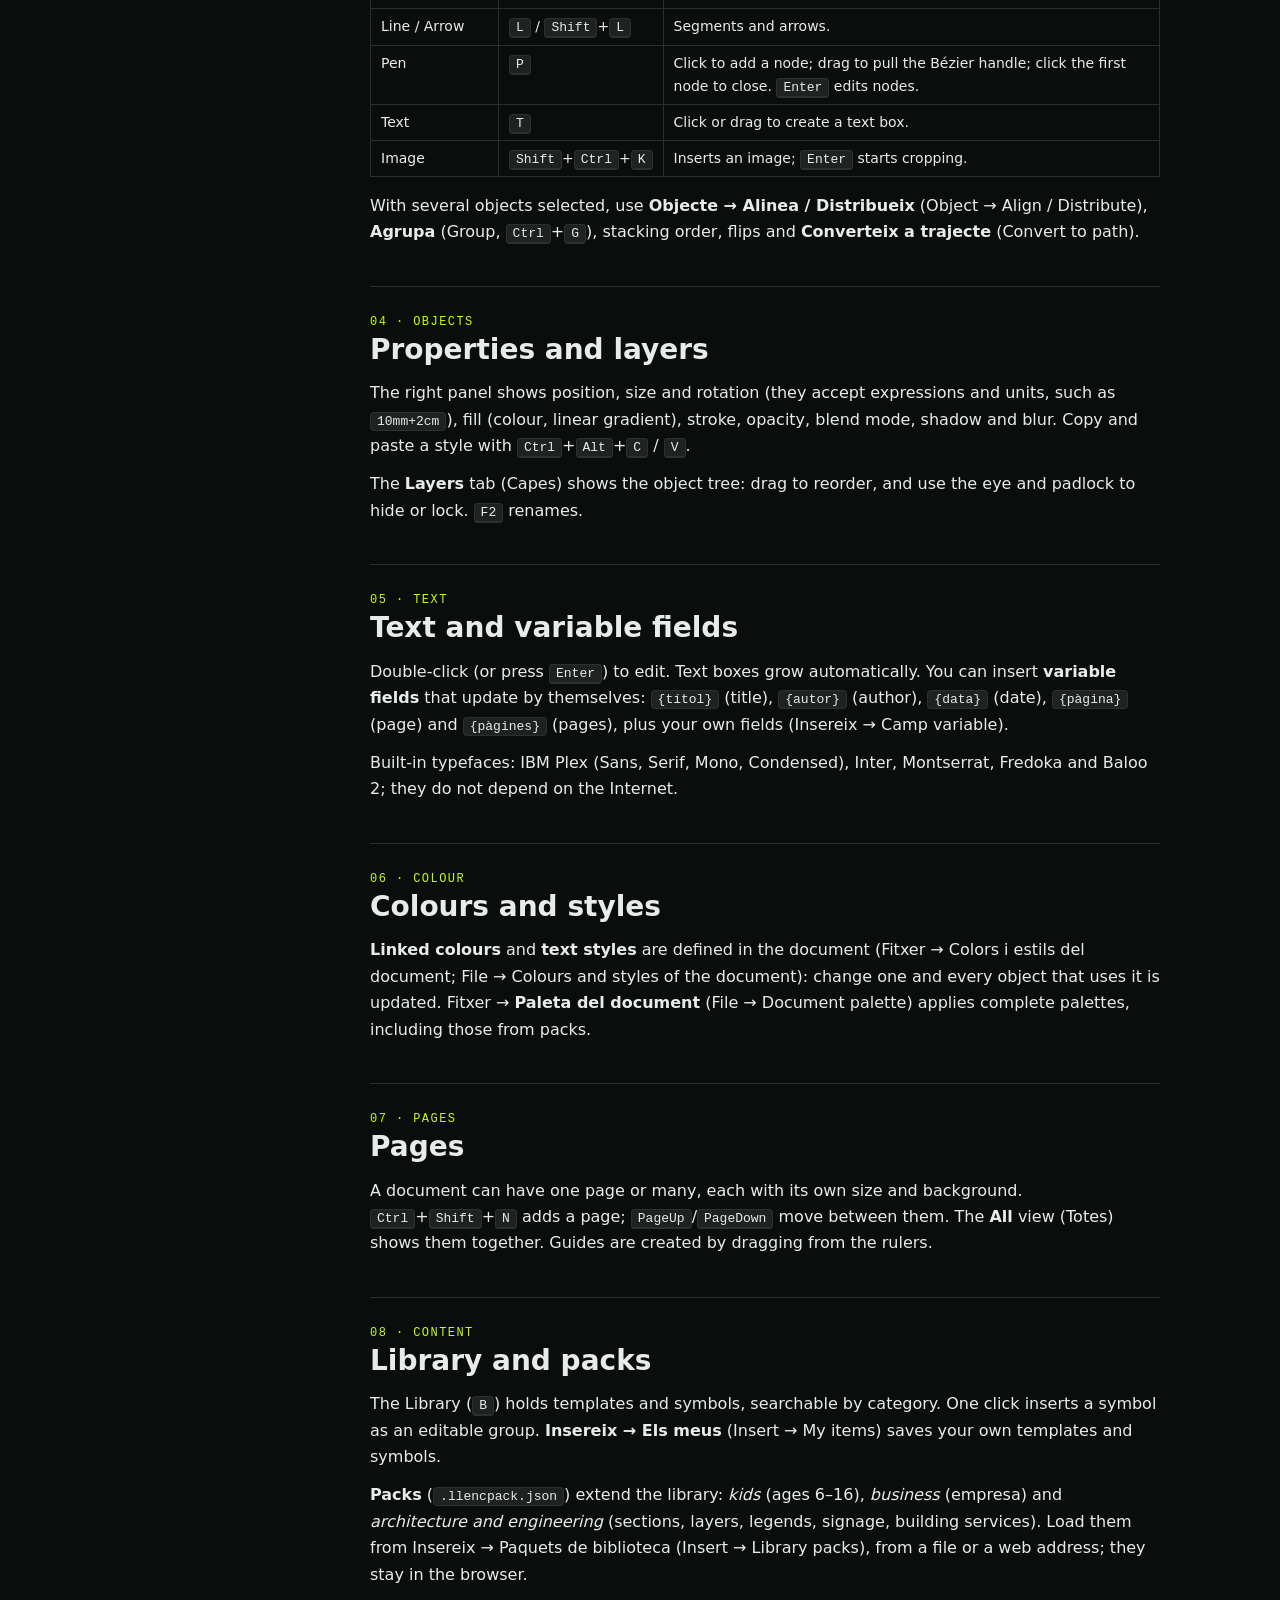
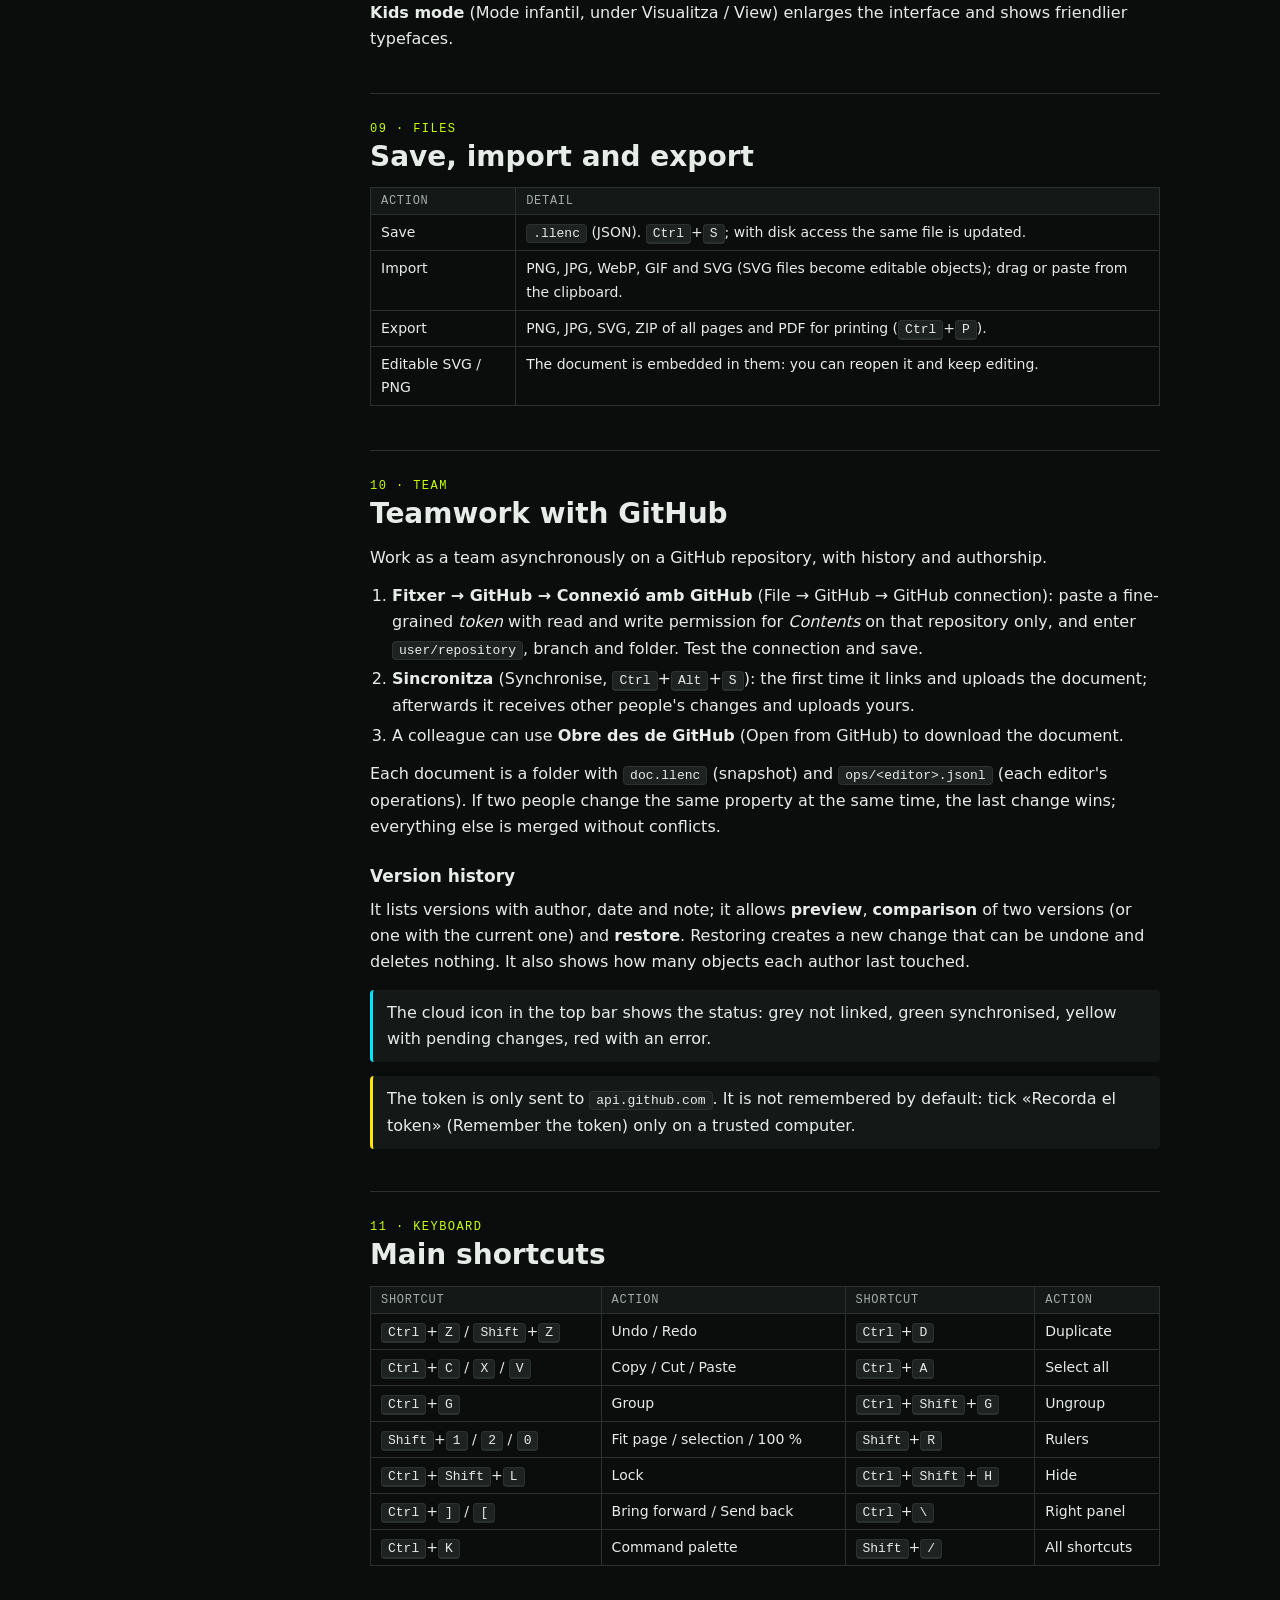
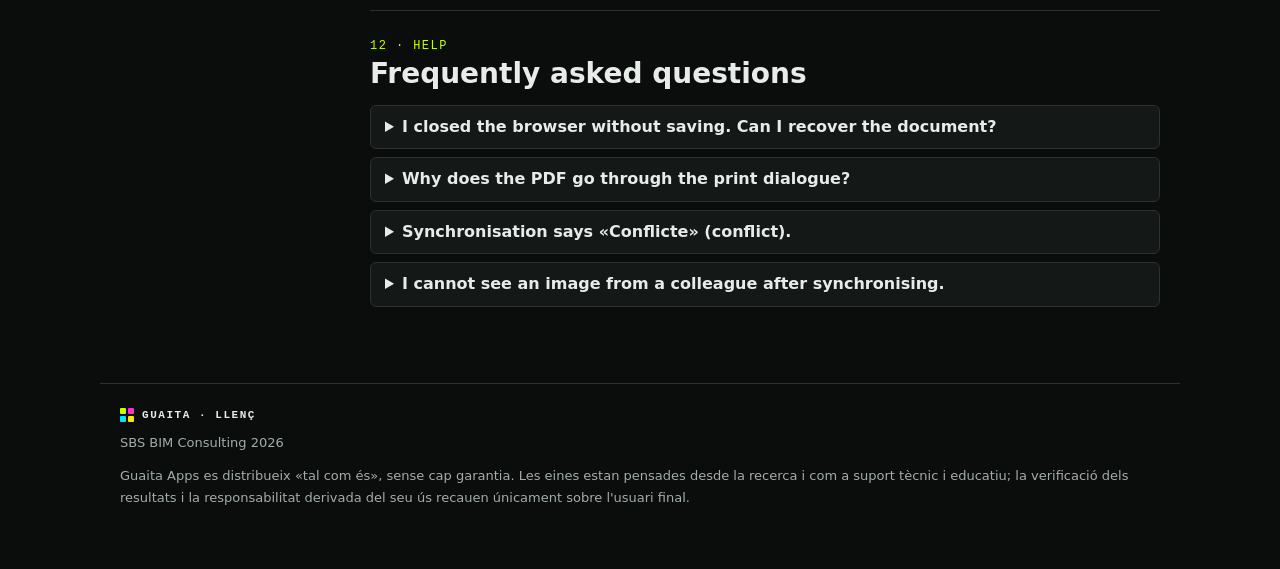
<file: pagesENG/HLP guaitaLlenc-ajuda.html>
<!--
  Guaita Apps - Suite d'eines autònomes per a arquitectura, BIM i documentació.
  Copyright (c) 2026 Jordi Subirós
  GNU Affero General Public License v3.0
  See LICENSE file for details
-->
<!DOCTYPE html>
<html lang="en"><head><meta charset="utf-8"><meta name="viewport" content="width=device-width,initial-scale=1">
<title>guaitaLlenç — User manual</title><link rel="icon" href="../icons/icon.svg" type="image/svg+xml">
<style>
:root{--bg:#0b0d0c;--bg2:#141817;--bg3:#1e2321;--line:#2a312e;--tx:#e7ece9;--tx2:#a3ada8;--accent:#C6FF00;--accent-2:#FF2ECC;--accent-3:#00E5FF;--accent-4:#FFE500;--sans:'Space Grotesk','IBM Plex Sans',system-ui,sans-serif;--mono:'IBM Plex Mono',ui-monospace,Menlo,monospace}
*{box-sizing:border-box}html{scroll-behavior:smooth}
body{margin:0;background:var(--bg);color:var(--tx);font:16px/1.65 var(--sans);background-image:linear-gradient(var(--line) 1px,transparent 1px),linear-gradient(90deg,var(--line) 1px,transparent 1px);background-size:48px 48px;background-attachment:fixed}
body:before{content:"";position:fixed;inset:0;background:rgba(11,13,12,.92);z-index:-1}
.brand{display:flex;align-items:center;gap:10px;font:600 14px var(--mono);letter-spacing:.14em}.brand small{color:var(--tx2);font-weight:400;text-transform:lowercase;letter-spacing:.06em}
.brand .cells,.fb .cells{display:grid;gap:3px}.brand .cells{grid-template-columns:repeat(2,13px)}.fb .cells{grid-template-columns:repeat(2,6px);gap:2px}
.cells span{border-radius:2px;display:block}.brand .cells span{width:13px;height:13px}.fb .cells span{width:6px;height:6px;border-radius:1px}
.cells span:nth-child(1){background:var(--accent)}.cells span:nth-child(2){background:var(--accent-2)}.cells span:nth-child(3){background:var(--accent-3)}.cells span:nth-child(4){background:var(--accent-4)}
header.hero{max-width:1080px;margin:0 auto;padding:56px 20px 24px}
.tag{display:inline-block;margin-top:22px;font:12px var(--mono);color:var(--accent);border:1px solid var(--accent);padding:2px 10px;border-radius:99px}
h1{font-size:clamp(32px,6vw,52px);line-height:1.1;margin:14px 0 10px}h1 b{color:var(--accent)}.lead{color:var(--tx2);font-size:18px;max-width:680px;margin:0}
.wrap{max-width:1080px;margin:0 auto;padding:0 20px;display:grid;grid-template-columns:210px 1fr;gap:40px}
nav.toc{position:sticky;top:20px;align-self:start;display:flex;flex-direction:column;gap:2px;font:13px var(--mono);padding-top:20px}
nav.toc a{color:var(--tx2);text-decoration:none;padding:4px 10px;border-left:2px solid var(--line)}nav.toc a:hover{color:var(--tx)}nav.toc a.on{color:var(--accent);border-color:var(--accent)}
section{padding:28px 0;border-top:1px solid var(--line)}
h2{font:500 12px var(--mono);color:var(--accent);text-transform:uppercase;letter-spacing:.12em;margin:0 0 4px}
.st{font-size:28px;font-weight:600;margin:0 0 14px;line-height:1.2}h3{font-size:17px;margin:22px 0 6px}
p{margin:0 0 12px}ul,ol{padding-left:22px;margin:0 0 12px}li{margin:4px 0}
code,kbd{font:13px var(--mono);background:var(--bg3);border:1px solid var(--line);padding:1px 6px;border-radius:4px}kbd{border-bottom-width:2px}
.note{border-left:3px solid var(--accent-3);background:var(--bg2);padding:10px 14px;border-radius:4px;margin:14px 0}.note.warn{border-color:var(--accent-4)}.note.stop{border-color:var(--accent-2)}
table.tbl{border-collapse:collapse;width:100%;margin:10px 0 16px;font-size:14px}.tbl th,.tbl td{border:1px solid var(--line);padding:6px 10px;text-align:left;vertical-align:top}.tbl th{background:var(--bg2);font:500 12px var(--mono);text-transform:uppercase;letter-spacing:.06em;color:var(--tx2)}
details{border:1px solid var(--line);border-radius:6px;padding:8px 14px;margin:8px 0;background:var(--bg2)}summary{cursor:pointer;font-weight:600}
footer{max-width:1080px;margin:40px auto 0;padding:24px 20px 48px;border-top:1px solid var(--line);color:var(--tx2);font-size:13px}.fb{display:flex;align-items:center;gap:8px;font:600 11px var(--mono);letter-spacing:.14em;margin-bottom:10px;color:var(--tx)}
@media(max-width:820px){.wrap{grid-template-columns:1fr}nav.toc{display:none}}
</style></head><body>
<header class="hero">
<div class="brand"><span class="cells"><span></span><span></span><span></span><span></span></span>GUAITA <small>llenç</small></div>
<span class="tag">User manual · v0.13</span>
<h1>guaita<b>Llenç</b></h1>
<p class="lead">Graphic editor for designing pages and documents: posters, leaflets, presentations, infographics and sheets. All work is done locally in the browser.</p>
</header>
<div class="wrap">
<nav class="toc"><a href="#inici">Getting started</a><a href="#interficie">Interface</a><a href="#eines">Tools</a><a href="#propietats">Properties and layers</a><a href="#text">Text and fields</a><a href="#colors">Colours and styles</a><a href="#pagines">Pages</a><a href="#biblioteca">Library and packs</a><a href="#fitxers">Save, import and export</a><a href="#github">Teamwork with GitHub</a><a href="#dreceres">Shortcuts</a><a href="#faq">FAQ</a></nav>
<main>
<section id="inici"><h2>01 · Start</h2><div class="st">Getting started</div>
<ol class="steps"><li>Open <code>guaitaLlenc.html</code> in a modern browser. No installation or connection is needed.</li><li>On the start screen choose a size or a template and press <b>Crea el document</b> (Create the document); you can also open a recent <code>.llenc</code>.</li><li>Draw, type or drag images and SVG onto the canvas.</li><li>Save with <kbd>Ctrl</kbd>+<kbd>S</kbd> and export with <kbd>Ctrl</kbd>+<kbd>Shift</kbd>+<kbd>E</kbd>.</li></ol>
<div class="note">Privacy: documents, images and packs are processed in your browser. The app only connects to the Internet if you enable GitHub synchronisation.</div>
<div class="note warn">The browser keeps automatic copies of your work for recovery, but this does not replace the file: save the <code>.llenc</code> often.</div>
<p><i>The interface and menu labels are in Catalan; this manual gives them in brackets where useful.</i></p></section>

<section id="interficie"><h2>02 · Layout</h2><div class="st">Interface</div>
<table class="tbl"><tr><th>Area</th><th>What it contains</th></tr>
<tr><td>Top bar</td><td>Cascading menus with all commands, document name, save indicator, GitHub button, view (Page / All), zoom and Export.</td></tr>
<tr><td>Toolbar (left)</td><td>Select, hand, shapes, lines, pen, text and image.</td></tr>
<tr><td>Canvas</td><td>Rulers, guides, grid and pages. Zoom with <kbd>Ctrl</kbd>+wheel; the hand or space moves the view.</td></tr>
<tr><td>Right panel</td><td>Properties of the selection and layers.</td></tr>
<tr><td>Library</td><td>Key <kbd>B</kbd>: templates, images and symbols; it shifts the canvas and rulers.</td></tr></table>
<p>The <b>command palette</b> (<kbd>Ctrl</kbd>+<kbd>K</kbd>) searches any command. <b>Focus mode</b> (<kbd>Tab</kbd>) hides the panels.</p></section>

<section id="eines"><h2>03 · Drawing</h2><div class="st">Tools</div>
<table class="tbl"><tr><th>Tool</th><th>Key</th><th>Use</th></tr>
<tr><td>Select</td><td><kbd>V</kbd></td><td>Select, move, resize and rotate; multiple selection box; <kbd>Alt</kbd>+drag duplicates; smart guides.</td></tr>
<tr><td>Hand</td><td><kbd>H</kbd></td><td>Pan the view.</td></tr>
<tr><td>Rectangle / Ellipse</td><td><kbd>R</kbd> / <kbd>O</kbd></td><td>Drag; <kbd>Shift</kbd> keeps the proportions.</td></tr>
<tr><td>Polygon / Star</td><td>dropdown</td><td>Regular shapes with adjustable number of sides or points.</td></tr>
<tr><td>Line / Arrow</td><td><kbd>L</kbd> / <kbd>Shift</kbd>+<kbd>L</kbd></td><td>Segments and arrows.</td></tr>
<tr><td>Pen</td><td><kbd>P</kbd></td><td>Click to add a node; drag to pull the Bézier handle; click the first node to close. <kbd>Enter</kbd> edits nodes.</td></tr>
<tr><td>Text</td><td><kbd>T</kbd></td><td>Click or drag to create a text box.</td></tr>
<tr><td>Image</td><td><kbd>Shift</kbd>+<kbd>Ctrl</kbd>+<kbd>K</kbd></td><td>Inserts an image; <kbd>Enter</kbd> starts cropping.</td></tr></table>
<p>With several objects selected, use <b>Objecte → Alinea / Distribueix</b> (Object → Align / Distribute), <b>Agrupa</b> (Group, <kbd>Ctrl</kbd>+<kbd>G</kbd>), stacking order, flips and <b>Converteix a trajecte</b> (Convert to path).</p></section>

<section id="propietats"><h2>04 · Objects</h2><div class="st">Properties and layers</div>
<p>The right panel shows position, size and rotation (they accept expressions and units, such as <code>10mm+2cm</code>), fill (colour, linear gradient), stroke, opacity, blend mode, shadow and blur. Copy and paste a style with <kbd>Ctrl</kbd>+<kbd>Alt</kbd>+<kbd>C</kbd> / <kbd>V</kbd>.</p>
<p>The <b>Layers</b> tab (Capes) shows the object tree: drag to reorder, and use the eye and padlock to hide or lock. <kbd>F2</kbd> renames.</p></section>

<section id="text"><h2>05 · Text</h2><div class="st">Text and variable fields</div>
<p>Double-click (or press <kbd>Enter</kbd>) to edit. Text boxes grow automatically. You can insert <b>variable fields</b> that update by themselves: <code>{títol}</code> (title), <code>{autor}</code> (author), <code>{data}</code> (date), <code>{pàgina}</code> (page) and <code>{pàgines}</code> (pages), plus your own fields (Insereix → Camp variable).</p>
<p>Built-in typefaces: IBM Plex (Sans, Serif, Mono, Condensed), Inter, Montserrat, Fredoka and Baloo 2; they do not depend on the Internet.</p></section>

<section id="colors"><h2>06 · Colour</h2><div class="st">Colours and styles</div>
<p><b>Linked colours</b> and <b>text styles</b> are defined in the document (Fitxer → Colors i estils del document; File → Colours and styles of the document): change one and every object that uses it is updated. Fitxer → <b>Paleta del document</b> (File → Document palette) applies complete palettes, including those from packs.</p></section>

<section id="pagines"><h2>07 · Pages</h2><div class="st">Pages</div>
<p>A document can have one page or many, each with its own size and background. <kbd>Ctrl</kbd>+<kbd>Shift</kbd>+<kbd>N</kbd> adds a page; <kbd>PageUp</kbd>/<kbd>PageDown</kbd> move between them. The <b>All</b> view (Totes) shows them together. Guides are created by dragging from the rulers.</p></section>

<section id="biblioteca"><h2>08 · Content</h2><div class="st">Library and packs</div>
<p>The Library (<kbd>B</kbd>) holds templates and symbols, searchable by category. One click inserts a symbol as an editable group. <b>Insereix → Els meus</b> (Insert → My items) saves your own templates and symbols.</p>
<p><b>Packs</b> (<code>.llencpack.json</code>) extend the library: <i>kids</i> (ages 6–16), <i>business</i> (empresa) and <i>architecture and engineering</i> (sections, layers, legends, signage, building services). Load them from Insereix → Paquets de biblioteca (Insert → Library packs), from a file or a web address; they stay in the browser.</p>
<p><b>Kids mode</b> (Mode infantil, under Visualitza / View) enlarges the interface and shows friendlier typefaces.</p></section>

<section id="fitxers"><h2>09 · Files</h2><div class="st">Save, import and export</div>
<table class="tbl"><tr><th>Action</th><th>Detail</th></tr>
<tr><td>Save</td><td><code>.llenc</code> (JSON). <kbd>Ctrl</kbd>+<kbd>S</kbd>; with disk access the same file is updated.</td></tr>
<tr><td>Import</td><td>PNG, JPG, WebP, GIF and SVG (SVG files become editable objects); drag or paste from the clipboard.</td></tr>
<tr><td>Export</td><td>PNG, JPG, SVG, ZIP of all pages and PDF for printing (<kbd>Ctrl</kbd>+<kbd>P</kbd>).</td></tr>
<tr><td>Editable SVG / PNG</td><td>The document is embedded in them: you can reopen it and keep editing.</td></tr></table></section>

<section id="github"><h2>10 · Team</h2><div class="st">Teamwork with GitHub</div>
<p>Work as a team asynchronously on a GitHub repository, with history and authorship.</p>
<ol class="steps"><li><b>Fitxer → GitHub → Connexió amb GitHub</b> (File → GitHub → GitHub connection): paste a fine-grained <i>token</i> with read and write permission for <i>Contents</i> on that repository only, and enter <code>user/repository</code>, branch and folder. Test the connection and save.</li><li><b>Sincronitza</b> (Synchronise, <kbd>Ctrl</kbd>+<kbd>Alt</kbd>+<kbd>S</kbd>): the first time it links and uploads the document; afterwards it receives other people's changes and uploads yours.</li><li>A colleague can use <b>Obre des de GitHub</b> (Open from GitHub) to download the document.</li></ol>
<p>Each document is a folder with <code>doc.llenc</code> (snapshot) and <code>ops/&lt;editor&gt;.jsonl</code> (each editor's operations). If two people change the same property at the same time, the last change wins; everything else is merged without conflicts.</p>
<h3>Version history</h3>
<p>It lists versions with author, date and note; it allows <b>preview</b>, <b>comparison</b> of two versions (or one with the current one) and <b>restore</b>. Restoring creates a new change that can be undone and deletes nothing. It also shows how many objects each author last touched.</p>
<div class="note">The cloud icon in the top bar shows the status: grey not linked, green synchronised, yellow with pending changes, red with an error.</div>
<div class="note warn">The token is only sent to <code>api.github.com</code>. It is not remembered by default: tick «Recorda el token» (Remember the token) only on a trusted computer.</div></section>

<section id="dreceres"><h2>11 · Keyboard</h2><div class="st">Main shortcuts</div>
<table class="tbl"><tr><th>Shortcut</th><th>Action</th><th>Shortcut</th><th>Action</th></tr>
<tr><td><kbd>Ctrl</kbd>+<kbd>Z</kbd> / <kbd>Shift</kbd>+<kbd>Z</kbd></td><td>Undo / Redo</td><td><kbd>Ctrl</kbd>+<kbd>D</kbd></td><td>Duplicate</td></tr>
<tr><td><kbd>Ctrl</kbd>+<kbd>C</kbd> / <kbd>X</kbd> / <kbd>V</kbd></td><td>Copy / Cut / Paste</td><td><kbd>Ctrl</kbd>+<kbd>A</kbd></td><td>Select all</td></tr>
<tr><td><kbd>Ctrl</kbd>+<kbd>G</kbd></td><td>Group</td><td><kbd>Ctrl</kbd>+<kbd>Shift</kbd>+<kbd>G</kbd></td><td>Ungroup</td></tr>
<tr><td><kbd>Shift</kbd>+<kbd>1</kbd> / <kbd>2</kbd> / <kbd>0</kbd></td><td>Fit page / selection / 100 %</td><td><kbd>Shift</kbd>+<kbd>R</kbd></td><td>Rulers</td></tr>
<tr><td><kbd>Ctrl</kbd>+<kbd>Shift</kbd>+<kbd>L</kbd></td><td>Lock</td><td><kbd>Ctrl</kbd>+<kbd>Shift</kbd>+<kbd>H</kbd></td><td>Hide</td></tr>
<tr><td><kbd>Ctrl</kbd>+<kbd>]</kbd> / <kbd>[</kbd></td><td>Bring forward / Send back</td><td><kbd>Ctrl</kbd>+<kbd>\</kbd></td><td>Right panel</td></tr>
<tr><td><kbd>Ctrl</kbd>+<kbd>K</kbd></td><td>Command palette</td><td><kbd>Shift</kbd>+<kbd>/</kbd></td><td>All shortcuts</td></tr></table></section>

<section id="faq"><h2>12 · Help</h2><div class="st">Frequently asked questions</div>
<details><summary>I closed the browser without saving. Can I recover the document?</summary><p>Yes: the start screen lists the documents saved automatically in this browser. If you have cleared the browser data, you cannot.</p></details>
<details><summary>Why does the PDF go through the print dialogue?</summary><p>The PDF is generated by the browser's print function («Save as PDF»), which keeps text and vector graphics. A built-in generator is planned for a later version.</p></details>
<details><summary>Synchronisation says «Conflicte» (conflict).</summary><p>Someone uploaded changes while you were synchronising. The app merges again and retries automatically; if it persists, synchronise again.</p></details>
<details><summary>I cannot see an image from a colleague after synchronising.</summary><p>Image data travels in the snapshot: wait until your colleague has finished synchronising, then press Synchronise again.</p></details></section>
</main></div>
<footer><div class="fb"><span class="cells"><span></span><span></span><span></span><span></span></span>GUAITA · LLENÇ</div>
<p>SBS BIM Consulting 2026</p>
<p>Guaita Apps es distribueix «tal com és», sense cap garantia. Les eines estan pensades desde la recerca i com a suport tècnic i educatiu; la verificació dels resultats i la responsabilitat derivada del seu ús recauen únicament sobre l'usuari final.</p>
</footer>
<script>
const links=[...document.querySelectorAll('nav.toc a')],secs=links.map(a=>document.querySelector(a.getAttribute('href')));
addEventListener('scroll',()=>{let i=0;secs.forEach((s,k)=>{if(s.getBoundingClientRect().top<140)i=k});links.forEach((a,k)=>a.classList.toggle('on',k===i))},{passive:true});
</script></body></html>
</file>
